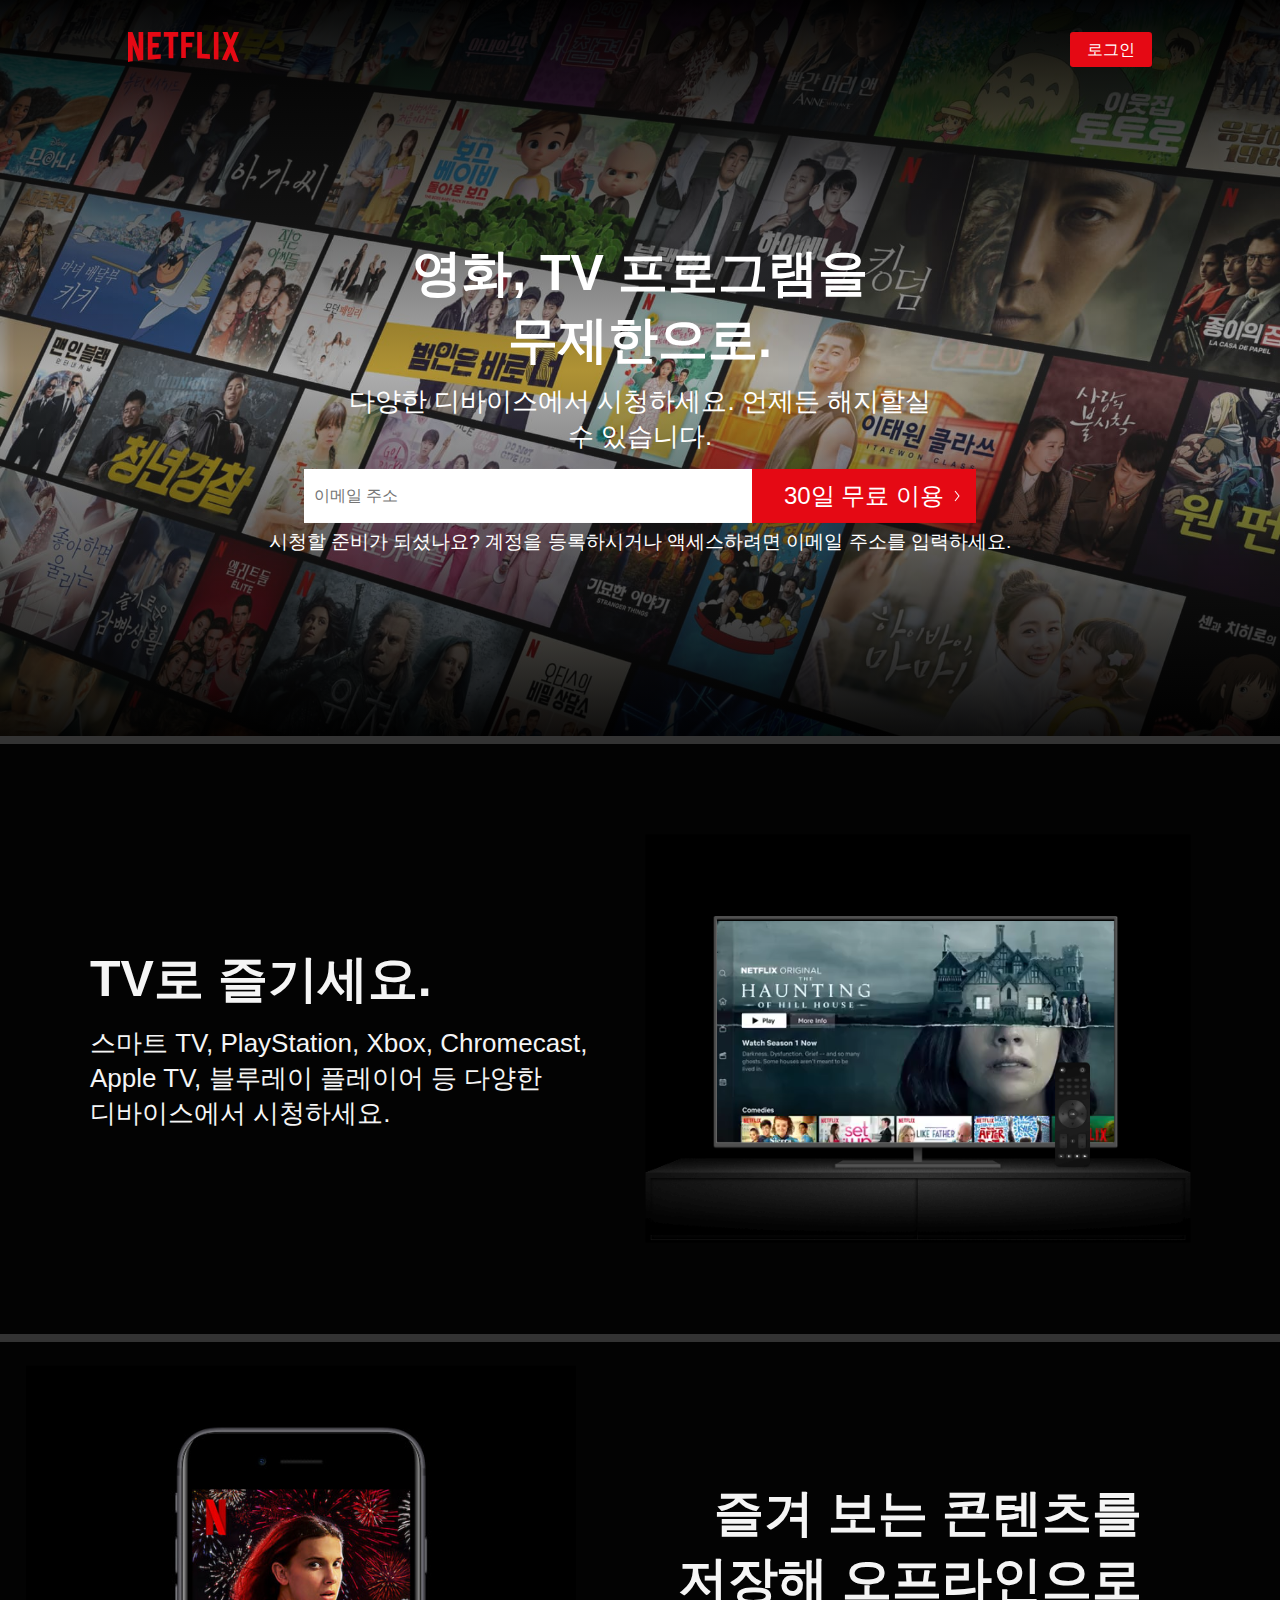
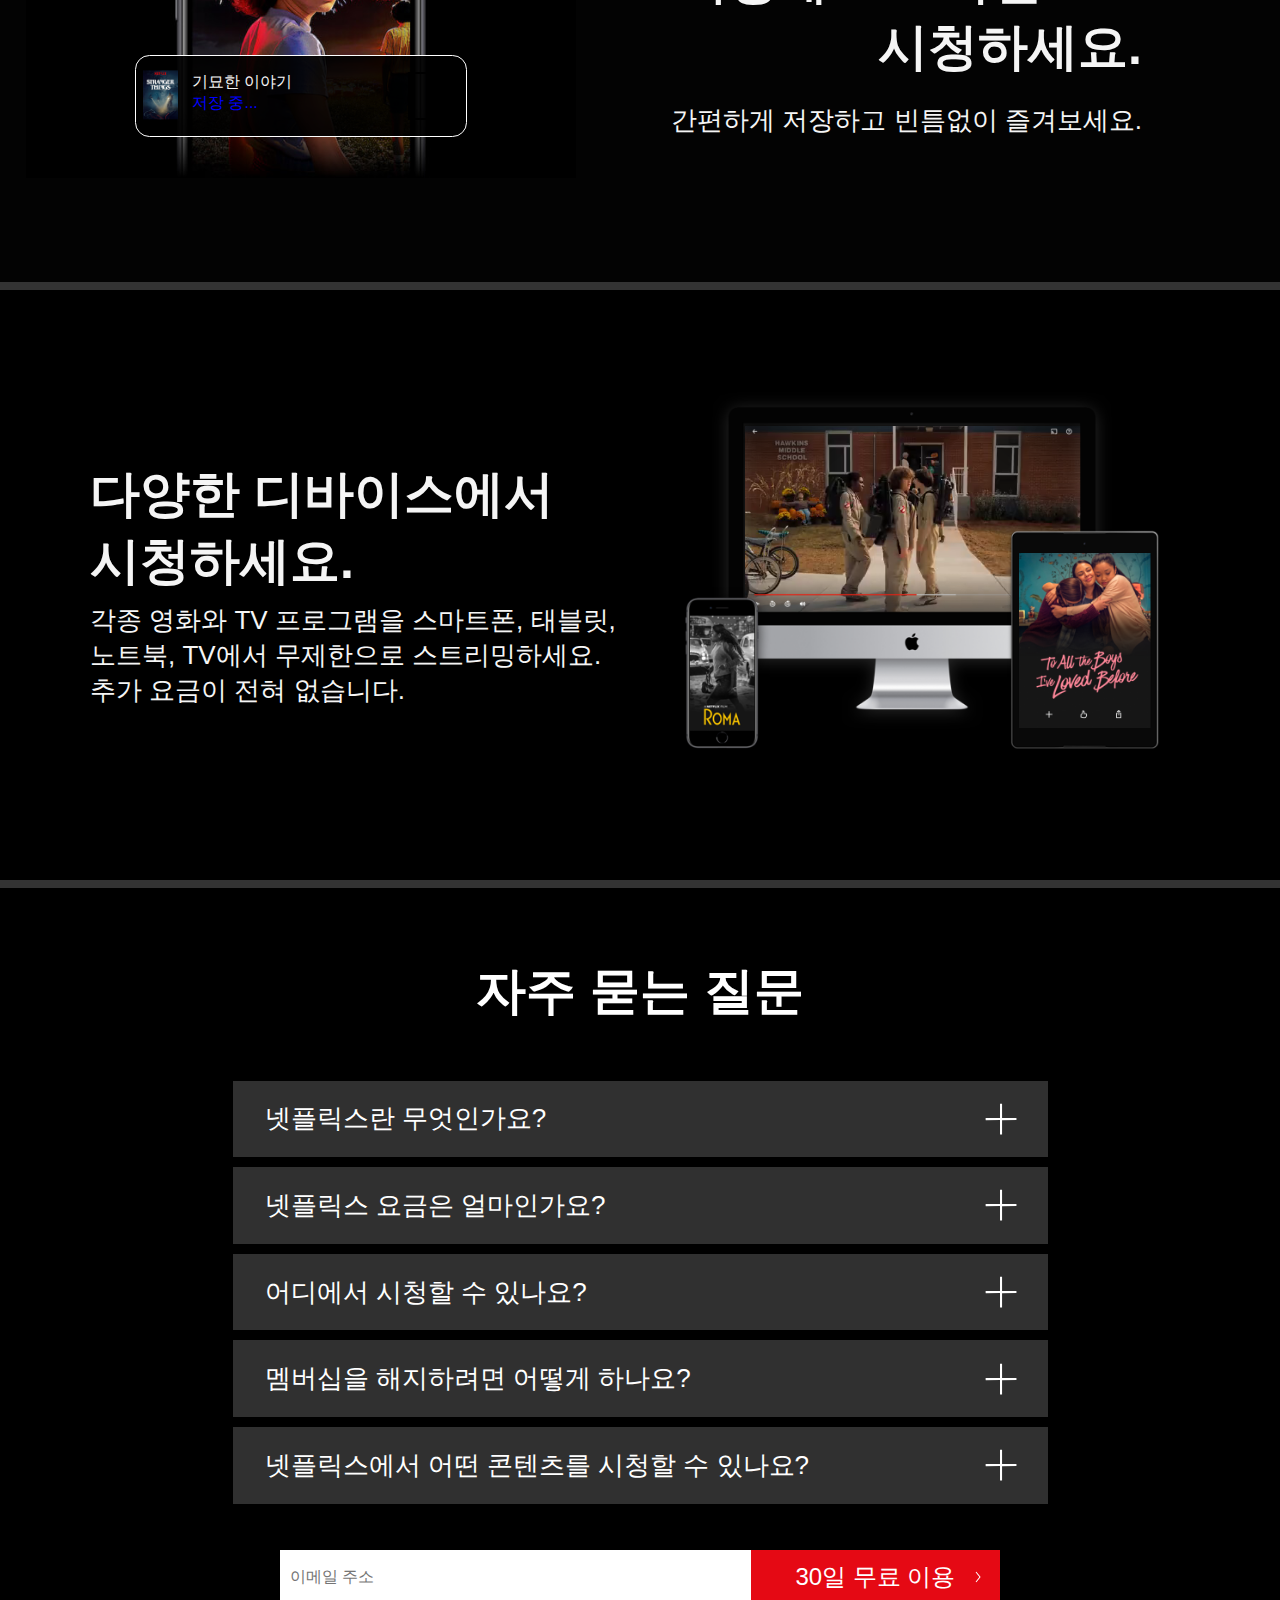
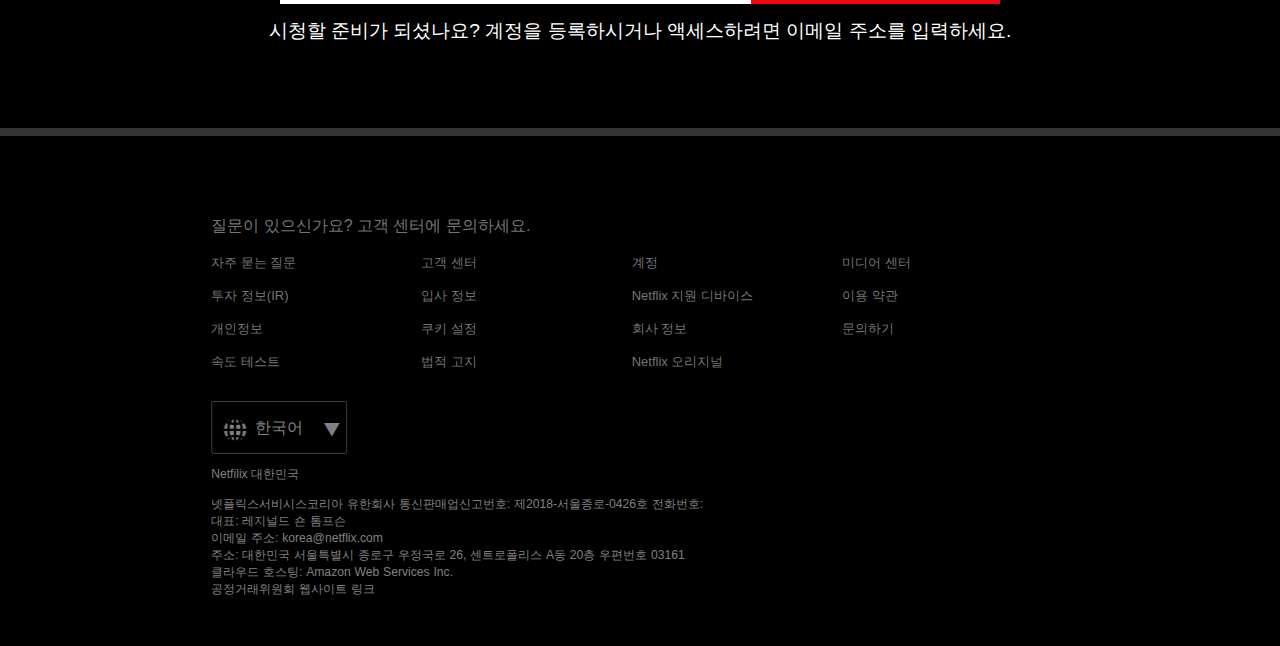
<file: index.html>
<!DOCTYPE html>
<html lang="en">
<head>
    <meta charset="UTF-8">
    <meta name="viewport" content="width=device-width, initial-scale=1.0">
    <link rel="stylesheet" href="style.css">
    <link rel="stylesheet" href="icofont/icofont.css">
    <link rel="stylesheet" href="fontello-446dfcdf/css/fontello.css">
    <link rel="shortcut icon" href="https://assets.nflxext.com/us/ffe/siteui/common/icons/nficon2016.ico">
    <title>Netflix 대한민국 - 인터넷으로 TV 프로그램과 영화를 시청하세요</title>
    <script src="index.js"></script>
</head>
<body>
    <section class = "section-one">
        <nav>
            <div class="svg-box">
                <svg class="svg-icon" focusable="false">
                    <g id="netflix">
                        <path d="M105.06233,14.2806261 L110.999156,30 C109.249227,29.7497422 107.500234,29.4366857 105.718437,29.1554972 L102.374168,20.4686475 L98.9371075,28.4375293 C97.2499766,28.1563408 95.5928391,28.061674 93.9057081,27.8432843 L99.9372012,14.0931671 L94.4680851,-5.68434189e-14 L99.5313525,-5.68434189e-14 L102.593495,7.87421502 L105.874965,-5.68434189e-14 L110.999156,-5.68434189e-14 L105.06233,14.2806261 Z M90.4686475,-5.68434189e-14 L85.8749649,-5.68434189e-14 L85.8749649,27.2499766 C87.3746368,27.3437061 88.9371075,27.4055675 90.4686475,27.5930265 L90.4686475,-5.68434189e-14 Z M81.9055207,26.93692 C77.7186241,26.6557316 73.5307901,26.4064111 69.250164,26.3117443 L69.250164,-5.68434189e-14 L73.9366389,-5.68434189e-14 L73.9366389,21.8745899 C76.6248008,21.9373887 79.3120255,22.1557784 81.9055207,22.2804387 L81.9055207,26.93692 Z M64.2496954,10.6561065 L64.2496954,15.3435186 L57.8442216,15.3435186 L57.8442216,25.9996251 L53.2186709,25.9996251 L53.2186709,-5.68434189e-14 L66.3436123,-5.68434189e-14 L66.3436123,4.68741213 L57.8442216,4.68741213 L57.8442216,10.6561065 L64.2496954,10.6561065 Z M45.3435186,4.68741213 L45.3435186,26.2498828 C43.7810479,26.2498828 42.1876465,26.2498828 40.6561065,26.3117443 L40.6561065,4.68741213 L35.8121661,4.68741213 L35.8121661,-5.68434189e-14 L50.2183897,-5.68434189e-14 L50.2183897,4.68741213 L45.3435186,4.68741213 Z M30.749836,15.5928391 C28.687787,15.5928391 26.2498828,15.5928391 24.4999531,15.6875059 L24.4999531,22.6562939 C27.2499766,22.4678976 30,22.2495079 32.7809542,22.1557784 L32.7809542,26.6557316 L19.812541,27.6876933 L19.812541,-5.68434189e-14 L32.7809542,-5.68434189e-14 L32.7809542,4.68741213 L24.4999531,4.68741213 L24.4999531,10.9991564 C26.3126816,10.9991564 29.0936358,10.9054269 30.749836,10.9054269 L30.749836,15.5928391 Z M4.78114163,12.9684132 L4.78114163,29.3429562 C3.09401069,29.5313525 1.59340144,29.7497422 0,30 L0,-5.68434189e-14 L4.4690224,-5.68434189e-14 L10.562377,17.0315868 L10.562377,-5.68434189e-14 L15.2497891,-5.68434189e-14 L15.2497891,28.061674 C13.5935889,28.3437998 11.906458,28.4375293 10.1246602,28.6868498 L4.78114163,12.9684132 Z" id="Fill-14"></path>
                    </g>
                </svg>
            </div>
            <div class="login-box">
                <a id = "login" href = "login.html">로그인</a>
            </div>
        </nav>
        <!-- 메인화면 구성 -->
        <div class = "section-one-main">
          <div class="main-text-container">
              <div class = "main-title">영화, TV 프로그램을 무제한으로.</div>            
              <div class="main-sub-title">다양한 디바이스에서 시청하세요. 언제든 해지할실 수 있습니다.</div>
              <div id="first-change">
                <form class="email-with-free">
                    <input type="text" placeholder="이메일 주소" name="name" id="email">
                    <button type="submit" name="submit" class="submit">
                        <span>30일 무료 이용</span>
                        <svg id="half-cross" width="10" height="12" xmlns="http://www.w3.org/2000/svg">
                            <path d="M.61 1.312l.78-.624L5.64 6l-4.25 5.312-.78-.624L4.36 6z" fill="white" fill-rule="evenodd"></path>
                        </svg>
                    </button>
                </form>
                <div class="watch-ready">시청할 준비가 되셨나요? 계정을 등록하시거나 액세스하려면 이메일 주소를 입력하세요.</div>
              </div>
          </div>
          <div class="main-image-container">
              <div class="main-image-gradient"></div>
              <img src="img/KR-ko-20200302-popsignuptwoweeks-perspective_alpha_website_large.jpg">
          </div>
        </div>
    </section>
    <section class = "section-two">
        <div class = "section-two-main">
            <div class="section-two-text">
                <div class="watch-tv">TV로 즐기세요.</div>
                <div class="watch-tv-sub">스마트 TV, PlayStation, Xbox, Chromecast, Apple TV, 블루레이 플레이어 등 다양한 디바이스에서 시청하세요.</div>
            </div>
            <div class="tv">
                <img src="img/tv.png">
                <div class="tv-videobox">
                  <video class="tv-video" autoplay="" playsinline="" muted="" loop="">
                    <source src="vid/video-tv.m4v" type="video/mp4">
                  </video>
                </div>
            </div>
        </div>
    </section>
    <section class="section-three">

        <div class="section-three-main">
            <div class="section-three-text">
                <div class="watch-offline">즐겨 보는 콘텐츠를 저장해 오프라인으로 시청하세요.</div>
                <div class="watch-offline-sub">간편하게 저장하고 빈틈없이 즐겨보세요.</div>
            </div>
            <div class="mobile-container">
                <img src="img/mobile-0819.jpg">
                <div class="mobile-do">
                    <div class="mobile-image">
                        <img src="img/boxshot.png">
                    </div>
                    <div class="mobile-text">
                        <div class="story">기묘한 이야기
                          <div class="saving">저장 중...</div>
                        </div>
                    </div>
                </div>
            </div>
        </div>


    </section>
    <section class="section-four">
        <div class = "section-four-main">
            <div class="section-four-text">
                <div class="watch-device">다양한 디바이스에서 시청하세요.</div>
                <div class="watch-device-sub">각종 영화와 TV 프로그램을 스마트폰, 태블릿, 노트북, TV에서 무제한으로 스트리밍하세요. 추가 요금이 전혀 없습니다.</div>
            </div>
            <div class="watch-device-image">
              <div class="watch-device-video">
                <video class="dv-video" autoplay="" playsinline="" muted="" loop="">
                  <source src="vid/video-devices.m4v" type="video/mp4">
                </video>
              </div>
              <img src="img/device-pile.png">
            </div>
        </div>

    </section>
    <section class="section-five">
        <div class = "section-five-main">
            <h1>자주 묻는 질문</h1>
            <ul>
                <li>
                    <button type="button" class="list btn">
                        <div>넷플릭스란 무엇인가요?</div>
                        <svg class="svg1" viewBox="0 0  26 26">
                            <path d="M10.5 9.3L1.8 0.5 0.5 1.8 9.3 10.5 0.5 19.3 1.8 20.5 10.5 11.8 19.3 20.5 20.5 19.3 11.8 10.5 20.5 1.8 19.3 0.5 10.5 9.3Z"></path>
                        </svg>
                    </button>
                    <div class="open">
                        <span>
                            넷플릭스는 각종 수상 경력에 빛나는 TV 프로그램, 영화, 애니메이션, 다큐멘터리 등 다양한 콘텐츠를 인터넷 연결이 가능한 수천 종의 디바이스에서 시청할 수 있는 스트리밍 서비스입니다.
                            <br>
                            <br>
                            저렴한 월 요금으로 일체의 광고 없이 원하는 시간에 원하는 만큼 즐길 수 있습니다. 무궁무진한 콘텐츠가 준비되어 있으며 매주 새로운 TV 프로그램과 영화가 제공됩니다.
                        </span>
                    </div>
                </li>
                <li>
                    <button type="button" class="list btn">
                        <div>넷플릭스 요금은 얼마인가요?</div>
                        <svg class="svg2" viewBox="0 0 26 26">
                            <path d="M10.5 9.3L1.8 0.5 0.5 1.8 9.3 10.5 0.5 19.3 1.8 20.5 10.5 11.8 19.3 20.5 20.5 19.3 11.8 10.5 20.5 1.8 19.3 0.5 10.5 9.3Z"></path>
                        </svg>
                    </button>
                    <div class="open">
                        <span>스마트폰, 태블릿, 스마트 TV, 노트북, 스트리밍 디바이스 등 다양한 디바이스에서 저렴한 월정액 요금 하나로 넷플릭스를 시청하세요. 멤버십 요금은 월 9,500원부터 다양합니다. 추가 비용이나 약정이 없습니다.</span>
                    </div>
                </li>
                <li>
                    <button type="button" class="list btn">
                        <div>어디에서 시청할 수 있나요?</div>
                        <svg class="svg3" viewBox="0 0  26 26">
                            <path d="M10.5 9.3L1.8 0.5 0.5 1.8 9.3 10.5 0.5 19.3 1.8 20.5 10.5 11.8 19.3 20.5 20.5 19.3 11.8 10.5 20.5 1.8 19.3 0.5 10.5 9.3Z"></path>
                        </svg>
                    </button>
                    <div class="open">
                        <span>다양한 디바이스에서 언제 어디서나 시청할 수 있습니다. 넷플릭스 계정으로 로그인하면 PC에서 netflix.com을 통해 바로 시청할 수 있으며, 인터넷이 연결되어 있고 넷플릭스 앱을 지원하는 디바이스(스마트 TV, 스마트폰, 태블릿, 스트리밍 미디어 플레이어, 게임 콘솔 등)에서도 언제든지 시청할 수 있습니다.
                            <br>
                            <br>
                            iOS, Android, Windows 10용 앱에서는 좋아하는 프로그램을 저장할 수도 있습니다. 저장 기능을 이용해 이동 중이나 인터넷에 연결할 수 없는 곳에서도 시청하세요. 넷플릭스는 어디서든 함께니까요.</span>
                    </div>
                </li>
                <li>
                    <button type="button" class="list btn">
                        <div>멤버십을 해지하려면 어떻게 하나요?</div>
                        <svg class="svg4" viewBox="0 0  26 26">
                            <path d="M10.5 9.3L1.8 0.5 0.5 1.8 9.3 10.5 0.5 19.3 1.8 20.5 10.5 11.8 19.3 20.5 20.5 19.3 11.8 10.5 20.5 1.8 19.3 0.5 10.5 9.3Z"></path>
                        </svg>
                    </button>
                    <div class="open">
                        <span>
                            넷플릭스는 부담 없이 간편합니다. 성가신 계약도, 약정도 없으니까요. 멤버십 해지도 온라인에서 클릭 두 번이면 완료할 수 있습니다. 해지 수수료도 없으니 원할 때 언제든 계정을 시작하거나 종료하세요.
                        </span>
                    </div>
                </li>
                <li>
                    <button type="button" class="list btn">
                        <div>넷플릭스에서 어떤 콘텐츠를 시청할 수 있나요?</div>
                        <svg class="svg5" viewBox="0 0  26 26">
                            <path d="M10.5 9.3L1.8 0.5 0.5 1.8 9.3 10.5 0.5 19.3 1.8 20.5 10.5 11.8 19.3 20.5 20.5 19.3 11.8 10.5 20.5 1.8 19.3 0.5 10.5 9.3Z"></path>
                        </svg>
                    </button>
                    <div class="open">
                        <span>
                            넷플릭스는 장편 영화, 다큐멘터리, TV 프로그램, 애니메이션, 각종 상을 수상한 넷플릭스 오리지널 등 수많은 콘텐츠를 확보하고 있습니다. 마음에 드는 콘텐츠를 원하는 시간에 원하는 만큼 시청하세요.
                        </span>
                    </div>
                </li>
            </ul>
            <div id="second-change">
              <form class="email-with-free two">
                <input type="text" placeholder="이메일 주소" id="email2">
                <button type="button" class="submit2">
                    <span>30일 무료 이용</span>
                    <svg id="half-cross2" width="10" height="12" xmlns="http://www.w3.org/2000/svg">
                        <path d="M.61 1.312l.78-.624L5.64 6l-4.25 5.312-.78-.624L4.36 6z" fill="white" fill-rule="evenodd"></path>
                    </svg>
                </button>
              </form>
              <div class="watch-ready two">시청할 준비가 되셨나요? 계정을 등록하시거나 액세스하려면 이메일 주소를 입력하세요.</div>
            </div>
        </div>
    </section>
    
    
    
    <section class="section-six">
        <div class="section-six-main">
            <a href="#" id="qna">질문이 있으신가요? 고객 센터에 문의하세요.</a>
            <ul>
                <li class="footer-items"><a href="#">자주 묻는 질문</a></li>
                <li class="footer-items"><a href="#">고객 센터</a></li>
                <li class="footer-items"><a href="#">계정</a></li>
                <li class="footer-items"><a href="#">미디어 센터</a></li>
                <li class="footer-items"><a href="#">투자 정보(IR)</a></li>
                <li class="footer-items"><a href="#">입사 정보</a></li>
                <li class="footer-items"><a href="#">Netflix 지원 디바이스</a></li>
                <li class="footer-items"><a href="#">이용 약관</a></li>
                <li class="footer-items"><a href="#">개인정보</a></li>
                <li class="footer-items"><a href="#">쿠키 설정</a></li>
                <li class="footer-items"><a href="#">회사 정보</a></li>
                <li class="footer-items"><a href="#">문의하기</a></li>
                <li class="footer-items"><a href="#">속도 테스트</a></li>
                <li class="footer-items"><a href="#">법적 고지</a></li>
                <li class="footer-items"><a href="#">Netflix 오리지널</a></li>
            </ul>
            <div class="select-container">
                <select id="language">
                  <option value="korean">한국어</option>
                  <option value="english">English</option>
                </select>
            </div>
            <p class="country">Netfilix 대한민국</p>

            <div class="copy-text">
                <div class="copy-text-block">넷플릭스서비시스코리아 유한회사 통신판매업신고번호: 제2018-서울종로-0426호 전화번호:</div>
                <div class="copy-text-block">대표: 레지널드 숀 톰프슨</div>
                <div class="copy-text-block">이메일 주소: korea@netflix.com</div>
                <div class="copy-text-block">주소: 대한민국 서울특별시 종로구 우정국로 26, 센트로폴리스 A동 20층 우편번호 03161</div>
                <div class="copy-text-block">클라우드 호스팅: Amazon Web Services Inc.</div>
                <a href="#">공정거래위원회 웹사이트 링크</a>
            </div>

        </div>
    </section>



</body>
</html>
</file>
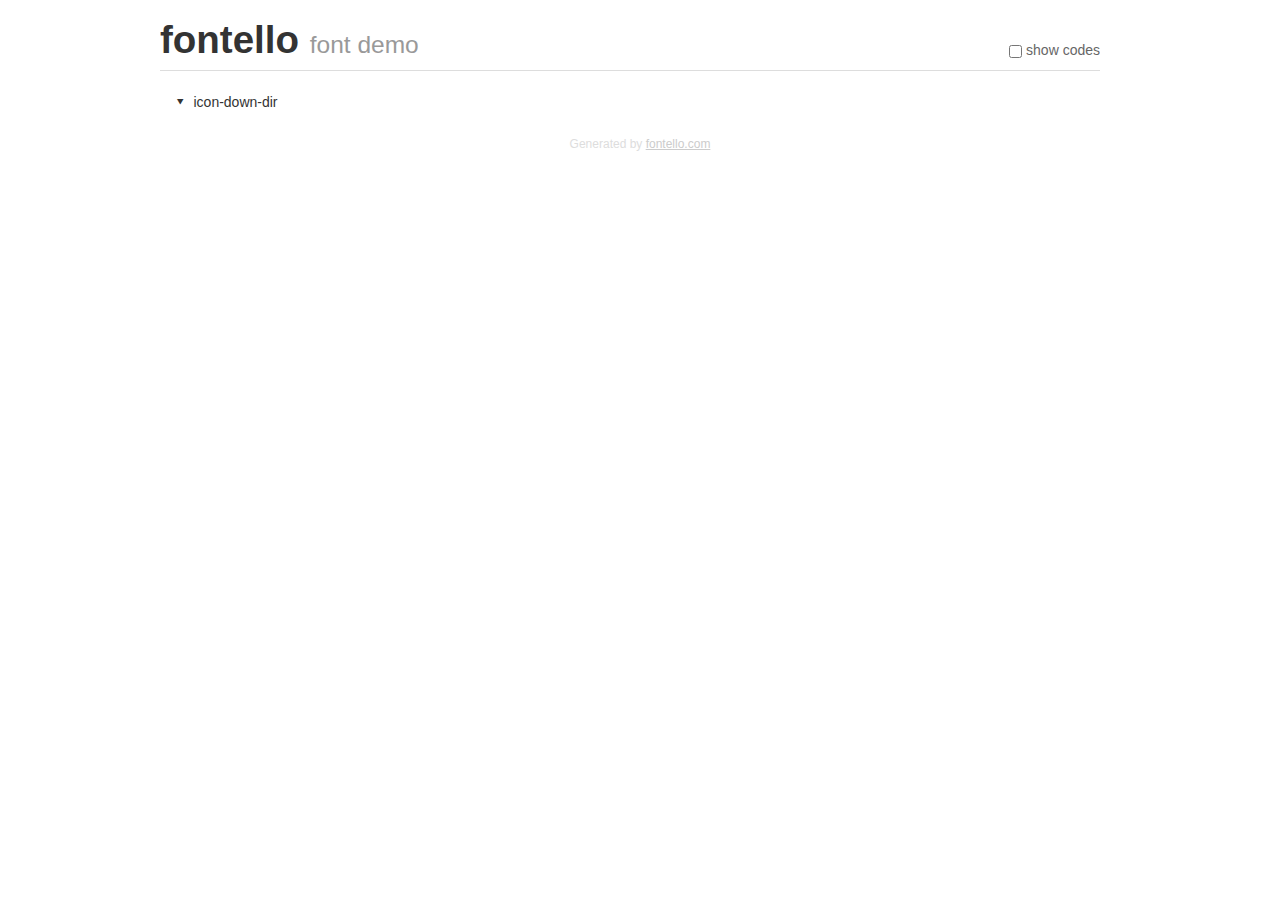
<file: fontello-446dfcdf/demo.html>
<!DOCTYPE html>
<html>
  <head><!--[if lt IE 9]><script language="javascript" type="text/javascript" src="//html5shim.googlecode.com/svn/trunk/html5.js"></script><![endif]-->
    <meta charset="UTF-8"><style>/*
 * Bootstrap v2.2.1
 *
 * Copyright 2012 Twitter, Inc
 * Licensed under the Apache License v2.0
 * http://www.apache.org/licenses/LICENSE-2.0
 *
 * Designed and built with all the love in the world @twitter by @mdo and @fat.
 */
.clearfix {
  *zoom: 1;
}
.clearfix:before,
.clearfix:after {
  display: table;
  content: "";
  line-height: 0;
}
.clearfix:after {
  clear: both;
}
html {
  font-size: 100%;
  -webkit-text-size-adjust: 100%;
  -ms-text-size-adjust: 100%;
}
a:focus {
  outline: thin dotted #333;
  outline: 5px auto -webkit-focus-ring-color;
  outline-offset: -2px;
}
a:hover,
a:active {
  outline: 0;
}
button,
input,
select,
textarea {
  margin: 0;
  font-size: 100%;
  vertical-align: middle;
}
button,
input {
  *overflow: visible;
  line-height: normal;
}
button::-moz-focus-inner,
input::-moz-focus-inner {
  padding: 0;
  border: 0;
}
body {
  margin: 0;
  font-family: "Helvetica Neue", Helvetica, Arial, sans-serif;
  font-size: 14px;
  line-height: 20px;
  color: #333;
  background-color: #fff;
}
a {
  color: #08c;
  text-decoration: none;
}
a:hover {
  color: #005580;
  text-decoration: underline;
}
.row {
  margin-left: -20px;
  *zoom: 1;
}
.row:before,
.row:after {
  display: table;
  content: "";
  line-height: 0;
}
.row:after {
  clear: both;
}
[class*="span"] {
  float: left;
  min-height: 1px;
  margin-left: 20px;
}
.container,
.navbar-static-top .container,
.navbar-fixed-top .container,
.navbar-fixed-bottom .container {
  width: 940px;
}
.span12 {
  width: 940px;
}
.span11 {
  width: 860px;
}
.span10 {
  width: 780px;
}
.span9 {
  width: 700px;
}
.span8 {
  width: 620px;
}
.span7 {
  width: 540px;
}
.span6 {
  width: 460px;
}
.span5 {
  width: 380px;
}
.span4 {
  width: 300px;
}
.span3 {
  width: 220px;
}
.span2 {
  width: 140px;
}
.span1 {
  width: 60px;
}
[class*="span"].pull-right,
.row-fluid [class*="span"].pull-right {
  float: right;
}
.container {
  margin-right: auto;
  margin-left: auto;
  *zoom: 1;
}
.container:before,
.container:after {
  display: table;
  content: "";
  line-height: 0;
}
.container:after {
  clear: both;
}
p {
  margin: 0 0 10px;
}
.lead {
  margin-bottom: 20px;
  font-size: 21px;
  font-weight: 200;
  line-height: 30px;
}
small {
  font-size: 85%;
}
h1 {
  margin: 10px 0;
  font-family: inherit;
  font-weight: bold;
  line-height: 20px;
  color: inherit;
  text-rendering: optimizelegibility;
}
h1 small {
  font-weight: normal;
  line-height: 1;
  color: #999;
}
h1 {
  line-height: 40px;
}
h1 {
  font-size: 38.5px;
}
h1 small {
  font-size: 24.5px;
}
body {
  margin-top: 90px;
}
.header {
  position: fixed;
  top: 0;
  left: 50%;
  margin-left: -480px;
  background-color: #fff;
  border-bottom: 1px solid #ddd;
  padding-top: 10px;
  z-index: 10;
}
.footer {
  color: #ddd;
  font-size: 12px;
  text-align: center;
  margin-top: 20px;
}
.footer a {
  color: #ccc;
  text-decoration: underline;
}
.the-icons {
  font-size: 14px;
  line-height: 24px;
}
.switch {
  position: absolute;
  right: 0;
  bottom: 10px;
  color: #666;
}
.switch input {
  margin-right: 0.3em;
}
.codesOn .i-name {
  display: none;
}
.codesOn .i-code {
  display: inline;
}
.i-code {
  display: none;
}
@font-face {
      font-family: 'fontello';
      src: url('./font/fontello.eot?21105635');
      src: url('./font/fontello.eot?21105635#iefix') format('embedded-opentype'),
           url('./font/fontello.woff?21105635') format('woff'),
           url('./font/fontello.ttf?21105635') format('truetype'),
           url('./font/fontello.svg?21105635#fontello') format('svg');
      font-weight: normal;
      font-style: normal;
    }
     
     
    .demo-icon
    {
      font-family: "fontello";
      font-style: normal;
      font-weight: normal;
      speak: none;
     
      display: inline-block;
      text-decoration: inherit;
      width: 1em;
      margin-right: .2em;
      text-align: center;
      /* opacity: .8; */
     
      /* For safety - reset parent styles, that can break glyph codes*/
      font-variant: normal;
      text-transform: none;
     
      /* fix buttons height, for twitter bootstrap */
      line-height: 1em;
     
      /* Animation center compensation - margins should be symmetric */
      /* remove if not needed */
      margin-left: .2em;
     
      /* You can be more comfortable with increased icons size */
      /* font-size: 120%; */
     
      /* Font smoothing. That was taken from TWBS */
      -webkit-font-smoothing: antialiased;
      -moz-osx-font-smoothing: grayscale;
     
      /* Uncomment for 3D effect */
      /* text-shadow: 1px 1px 1px rgba(127, 127, 127, 0.3); */
    }
     </style>
    <link rel="stylesheet" href="css/animation.css"><!--[if IE 7]><link rel="stylesheet" href="css/" + font.fontname + "-ie7.css"><![endif]-->
    <script>
      function toggleCodes(on) {
        var obj = document.getElementById('icons');
      
        if (on) {
          obj.className += ' codesOn';
        } else {
          obj.className = obj.className.replace(' codesOn', '');
        }
      }
      
    </script>
  </head>
  <body>
    <div class="container header">
      <h1>fontello <small>font demo</small></h1>
      <label class="switch">
        <input type="checkbox" onclick="toggleCodes(this.checked)">show codes
      </label>
    </div>
    <div class="container" id="icons">
      <div class="row">
        <div class="the-icons span3" title="Code: 0xe800"><i class="demo-icon icon-down-dir">&#xe800;</i> <span class="i-name">icon-down-dir</span><span class="i-code">0xe800</span></div>
      </div>
    </div>
    <div class="container footer">Generated by <a href="http://fontello.com">fontello.com</a></div>
  </body>
</html>
</file>
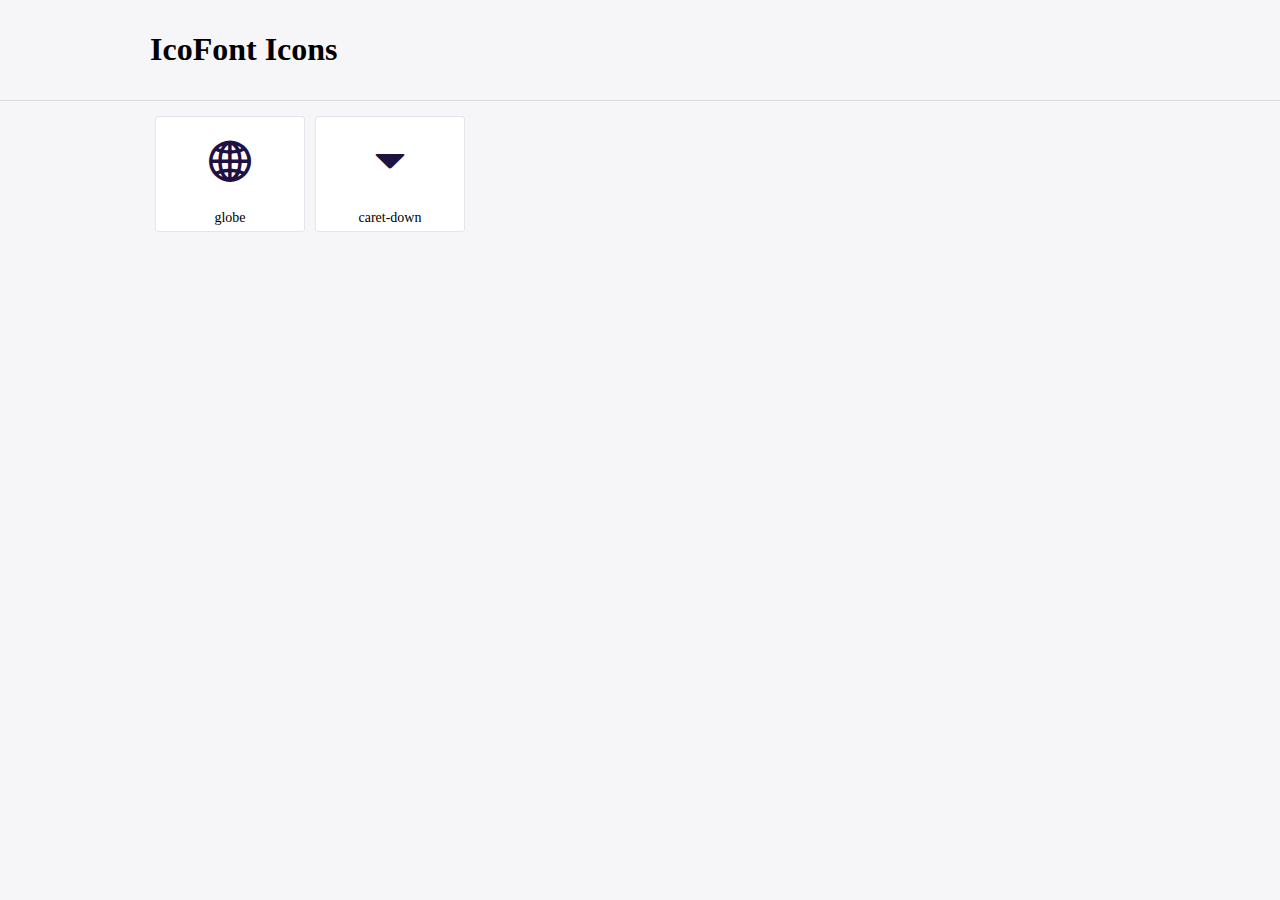
<file: icofont/demo.html>
<!DOCTYPE html>
	<html>
	<head>
		<meta charset="utf-8">
		<title>Examples | IcoFont</title>
		<link rel="stylesheet" type="text/css" href="./icofont.min.css">
		<style type="text/css">
			body {
				margin: 0;
				padding: 0;
				background: #F6F6F9;
			}
			.header {
				border-bottom: 1px solid #DCDCE1;
				padding: 10px 0;
				margin-bottom: 10px;
			}
			.container {
				width: 980px;
				margin: 0 auto;
			}
			.ico-title {
				font-size: 2em;
			}
			.iconlist {
				margin: 0;
				padding: 0;
				list-style: none;
				text-align: center;
				width: 100%;
				display: flex;
				flex-wrap: wrap;
				flex-direction: row;
			}
			.iconlist li {
				position: relative;
				margin: 5px;
				width: 150px;
				cursor: pointer;
			}
			.iconlist li .icon-holder {
				position: relative;
				text-align: center;
				border-radius: 3px;
				overflow: hidden;
				padding-bottom: 5px;
				background: #ffffff;
				border: 1px solid #E4E5EA;
				transition: all 0.2s linear 0s;
			}
			.iconlist li .icon-holder:hover {
				background: #00C3DA;
				color: #ffffff;
			}
			.iconlist li .icon-holder:hover .icon i {
				color: #ffffff;
			}
			.iconlist li .icon-holder .icon {
				padding: 20px;
				text-align: center;
			}
			.iconlist li .icon-holder .icon i {
				font-size: 3em;
				color: #1F1142;
			}
			.iconlist li .icon-holder span {
				font-size: 14px;
				display: block;
				margin-top: 5px;
				border-radius: 3px;
			}
		</style>
	</head>
	<body>
	<div class="header">
		<div class="container">
			<h1 class="ico-title"> IcoFont Icons </h1>
		</div>
	</div>
	<div class="container">
		<ul class="iconlist">
		
		<li>
			<div class="icon-holder">
				<div class="icon"> 
					<i class="icofont-globe"></i>
				</div> 
				<span> globe </span>
			</div>
		</li>
		
		<li>
			<div class="icon-holder">
				<div class="icon"> 
					<i class="icofont-caret-down"></i>
				</div> 
				<span> caret-down </span>
			</div>
		</li>
		
		</ul>
	</div>	
	</body>
	</html>
</file>
<file: style.css>
@import url("font.css");

body, html {
    margin: 0;
    padding: 0;
    font-family: 'Netflix Sans', 'Helvetica Neue', Helvetica, Arial, sans-serif;
    -webkit-font-smoothing:antialiased;
}
section{
  margin:0;
  width:100%;
}



.section-one{
    width:100%;
    overflow: hidden;
    position: relative;
    border-bottom:0.5rem solid rgb(51, 51, 51)
}
#netflix{
    fill: #e50914;
}
.login-box{
    background-color: #e50914;
    border-radius: 0.2rem;
    color:white;
    height:1.313rem;
    width:3rem;
    padding: 7px 17px;
    position: relative;
    cursor: pointer;
}
.login-box a{
    top: 50%;
    left: 50%;
    position: absolute;
    transform:translate(-50%, -50%);
    color: white;
    text-decoration: none;
    white-space: nowrap;
}

.section-one nav{
  width:80%;
  display:flex;
  position: absolute;
  justify-content:  space-between;
  padding: 2rem 0 2rem 0;
  z-index: 1;
  left:50%;
  transform: translateX(-50%);
}
.section-one-main{
  width:100%;
  height: 100%;
}



.main-image-container{
  position: absolute;  
  width: 100%;
}
.main-image-gradient{
    position: absolute;
    content:'';
    width:100%;
    height:100%;
    background: linear-gradient(to top, rgba(0, 0, 0, 0.931), rgba(121, 121, 121, 0.239), rgba(0, 0, 0, 0.965));
}
.main-image-container img{
  width: 100%;
}
.main-text-container{
  position: absolute;
  text-align: center;
  color:white;
  z-index: 1;
  top:55%;
  left:50%;
  transform: translate(-50%, -50%);
  word-break: keep-all;
}

.main-title{
    font-size: 3rem;
    word-break: keep-all;
    font-weight: bold;
    font-family: 'Netflix Sans', 'Helvetica Neue', Helvetica, Arial, sans-serif;
}
.main-sub-title{
    font-size: 1.8rem;
    word-break: keep-all;
    padding:10px 0;
}
.email-with-free{
    width:50rem;
    display:flex;
    flex-flow: row;
    justify-content: center;
    margin:5px auto;
    white-space: nowrap;
    
}
#email{
    height:3.4rem;
    width:28rem;
    margin: 0;
    border:0;
    padding:0 0 0 10px;
    box-sizing: border-box;
}
.submit{
    height:3.4rem;
    width:14rem;
    margin: 0;
    padding:0;
    border:none;
    position: relative;
    background-color: #e50914;
    color:white;
    font-size: 1.2rem;
    white-space: nowrap;
    cursor: pointer;
}
.submit span{
  position: absolute;
  left:50%;
  top:50%;
  transform: translate(-50%, -50%);    
}
#half-cross{
  left:81%;
  top:50%;
  transform: translateY(-50%);
  position: absolute;
}
#half-cross path{
  position: relative;
  top:50%;
  left:50%;
  transform: translateY(-50%, -50%);
}
.watch-ready{
  padding:0.08rem 0 0.9rem 0;
  color: white;
  font-size: 1.2rem;
}






@media only screen and (min-width: 1450px){
  .section-one{
    height: 785.594px;
  }
  .main-title{
    font-size: 64px;
    width:80%;
    margin: 0 auto;
  }
  .main-sub-title{
    font-size: 1.5rem;
    width:75%;
    margin: 0 auto;
  }
  .watch-ready{
    font-size: 1.1rem;
  }
}
@media only screen and (min-width: 950px) and (max-width:1449px){
  .section-one{
    height:735.594px;
  }
  .main-image-container img{
    height:735.594px;
  }
  .main-title{
    font-size: 50px;
    width:65%;
    margin: 0 auto;
  }
  .main-sub-title{
    font-size: 26px;
    width:75%;
    margin: 0 auto;
  }
  .submit{
    font-size: 24px;
  }
  #half-cross{
    left:90%;
  }
  #email{
    font-size: 16px;
  }
  .watch-ready{
    font-size: 19.2px;
  }
}
@media only screen and (max-width: 949px) and (min-width: 740px){
  .section-one{
    height: 798px;
  }
  .main-title{
    font-size: 3.125rem;
    width:80%;
    margin: 0 auto;
  }
  .main-sub-title{
    font-size: 1.625rem;
    width:75%;
    margin: 0 auto;
  } 
}
@media only screen and (max-width: 949px){
  .main-image-container{
    position: relative;  
    height: 100%;
    width:100%;
  }
  .main-image-gradient{
      position: absolute;
      content:'';
      height:100%;
      z-index: 4;
      background: linear-gradient(to top, rgba(0, 0, 0, 0.931), rgba(121, 121, 121, 0.239), rgba(0, 0, 0, 0.965));
  }
  .section-one nav{
    z-index: 5;
  }
  .main-text-container{
    z-index:6;
  }
  .main-image-container img{
    position: absolute;
    left:50%;
    transform: translateX(-50%);
    height: 100%;
    width:initial;
  }
  .email-with-free{
    display:block;
    margin:5px auto;
    font-size: 1rem;
    white-space: nowrap;
  }
  .submit{
    display:block;
    margin-left: auto;
    margin-right: auto;
    margin-top: 1rem;
  }
  #first-change{
    display:flex;
    flex-direction: column-reverse;
  }
  .watch-ready{
    padding:0.08rem 6rem 0.9rem 6rem;
    margin:0 auto;
    color: white;
    font-size: 1.4375rem;
  }
}
@media only screen and (min-width: 550px) and (max-width: 739px){
  .section-one{
    height:774px;
  }
  .main-text-container{
    width:90%;
  }
  .email-with-free{
    width:100%;
    max-width: 50rem;
    margin:5px auto;
    font-size: 1rem;
    white-space: nowrap;
  }
  .main-title{
    font-size: 3.125rem;
  }
  .main-sub-title{
    font-size: 1.625rem;
  } 
  .watch-ready{
    font-size: 1.125rem;
    padding:0 3rem;
  }
}
@media only screen and (max-width: 600px){
  .watch-ready{
    font-size: 1.125rem;
    padding:0 1rem;
  }
}
@media only screen and (min-width: 488px) and (max-width: 549px){
  .section-one{
    height: 511px;
  }

  .main-text-container{
    width:90%;
  }
  .login-box{
    padding: 4px 8px;
    font-size: 0.9rem;
    width:2.7rem;
  }
  .main-title{
    font-size:1.75rem;
    margin:0 auto;
    width:80%;
  }
  .main-sub-title{
    font-size: 1.125rem;
  }
  .watch-ready{
    font-size: 1.125rem;
  }
  .email-with-free{
    width:100%;
    margin:0;
    margin-top: 1rem;
  }
  #email{
    width:100%;
    box-sizing: border-box;
  }
}
@media only screen and (min-width: 455px) and (max-width: 487px){
  .section-one{
    height:536px;
  }
  .main-text-container{
    width:80%;
  }
  .login-box{
    padding: 4px 8px;
    font-size: 0.9rem;
    width:2.7rem;
  }
  .main-title{
    font-size:1.75rem;
  }
  .main-sub-title{
    font-size: 1.125rem;
  }
  .watch-ready{
    font-size: 16px;
  }
  .email-with-free{
    width:100%;
    margin:0;
  }
  #email{
    width:100%;
    box-sizing: border-box;
  }
}
@media only screen and (min-width: 400px) and (max-width:454px){
  .section-one{
    height:573px;
  }
  .main-text-container{
    width:90%;
  }
  .svg-box{
    width:112px;
    height:30px;
  }
  .login-box{
    padding: 4px 8px;
    font-size: 0.9rem;
    width:2.7rem;
  }
  .main-title{
    font-size:1.75rem;
  }
  .main-sub-title{
    font-size: 1.125rem;
  }
  .watch-ready{
    font-size: 16px;
  }
  .email-with-free{
    width:100%;
    margin:0;
    margin-top: 1rem;
  }
  #email{
    width:100%;
    box-sizing: border-box;
  }
}
@media only screen and (max-width:399px){
  .section-one{
    height:543px;
  }
  .main-text-container{
    width:90%;
  }
  .main-title{
    font-size: 28px;
  }
  .svg-box{
    width:112px;
    height:30px;
  }
  .login-box{
    padding: 4px 8px;
    font-size: 0.9rem;
    width:2.7rem;
  }
  .main-title{
    font-size:28px;
  }
  .main-sub-title{
    font-size: 16px;
  }
  .watch-ready{
    font-size: 15px;
  }
  .email-with-free{
    width:100%;
    margin:0;
    margin-top: 1rem;
  }
  #email{
    width:100%;
    box-sizing: border-box;
  }
}











/*section2*/
.section-two{
  background-color: rgb(3, 3, 3);
  border-bottom:0.5rem solid rgb(51, 51, 51);
  height:686px;
  padding:70px 45px;
  box-sizing: border-box;/*중요!!!!!!!!!!!!!!!!!!!!!!!!!*/
  position: relative;
}
.section-two-main{
    position: absolute;
    width:calc(100% - 90px);
    height: calc(100% - 140px);
}
.section-two-text{
    color:whitesmoke;
    text-align: center;
    width:100%;
    margin-right:10px;
    z-index:20;
    position: absolute;
    word-wrap: break-word;
    word-break: keep-all;
}
.watch-tv{
    margin-bottom: 0.2rem;
    font-size: 40px;
    font-weight: bold;
    font-family: 'Netflix Sans', 'Helvetica Neue', Helvetica, Arial, sans-serif;
}
.watch-tv-sub{
    margin-top:0.6rem;
    font-size: 1.1rem;
    font-family: 'Netflix Sans', 'Helvetica Neue', Helvetica, Arial, sans-serif;

}


.tv{
  width: 100%;
  max-width: 600px;
  height: 60%;
  max-height: 450px;
  position: absolute;
  left:50%;
  bottom:70px;
  transform: translateX(-50%);
}

.tv img{
  position: absolute;
  width: 100%;
  height:auto;
  
  top:50%;
  left:50%;
  z-index: 10;
  transform: translate(-50%, -50%);
}
.tv-videobox{
  position: absolute;
  top:50%;
  left:50%;
  transform: translate(-50%, -50%);
  width:76%;
  height: auto;
}
.tv-video{
  width:100%;
  height:100%;
}

@media only screen and (min-width:950px){
  .section-two{
    padding:70px 45px;
    height: auto;
  }
  .section-two-main{
    display: flex;
    position: relative;
    left:50%;
    transform: translateX(-50%);
    width:calc(100% - 90px);
    max-width: 1100px;
    height: calc(100% - 140px);
    flex-direction: row;
  }
  .section-two-text{
    position: relative;
    display: flex;
    justify-content: center;
    flex-direction: column;
    height:450px;
    text-align: left;
  }
  .watch-tv{
    font-size: 50px;
  }
  .watch-tv-sub{
    font-size: 26px;
  }
  .tv{
    position: static;
    width: 100%;
    max-width: 600px;
    height: auto;
    max-height: 450px;
    left:0px;
    bottom:70px;  
    transform: translateX(0%);
  }
}




@media only screen and (max-width:690px){
  .section-two{
    padding:70px 5%;
    height: 650px;
  }
  .section-two-main{
    text-align: center;
    position: absolute;
    width:90%;
    height: calc(100% - 140px);
    left:50%;
    transform: translateX(-50%);
  }
}
@media only screen and (max-width:549px){
  .section-two{
    height: 510px;
  }
  .watch-tv{
    font-size: 26px;
  }
  .tv{
    bottom:12px;
  }
  .watch-tv-sub{
    font-size: 18px;
  }
}
/*
@media only screen and (min-width: 950px) and (max-width:1449px){
  .section-two-main{
    display: flex;
    width:80%;
  }
  .tv{
    width:50%;
  }
}
*/



/*section3*/


.section-three{
    width:100%;
    height:725px;
    padding: 70px 45px;
    box-sizing: border-box;
    background-color: rgb(3, 3, 3);
    border-bottom:0.5rem solid rgb(51, 51, 51);
    position: relative;

}
.section-three-main{
    word-break:keep-all;
    position: absolute;
    width:calc(100% - 90px);
    height:calc(100% - 140px);
}
.section-three-text{
    color:whitesmoke;
    position: absolute;
    z-index: 20;
    left:50%;
    transform: translateX(-50%);
    text-align: center;
    width: 100%;
}
.watch-offline{
    margin-bottom: 0.2rem;
    font-size: 2.5rem;
    font-weight: bold;
    font-family: 'Netflix Sans', 'Helvetica Neue', Helvetica, Arial, sans-serif;
}
.watch-offline-sub{
    margin-top:1.2rem;
    font-size: 1.1rem;
    margin-bottom: 0.3rem;
}
.mobile-container{
  display: block;
  position: absolute;
  width:100%;
  height:80%;
  max-width:600px;
  max-height:450px;
  left:50%;
  bottom: 0;
  transform: translateX(-50%);
}
.mobile-container > img{
    width:100%;
    position: absolute;
    left:50%;
    bottom:0;
    transform: translateX(-50%);
}
.mobile-do{
    border:white 1px solid;
    border-radius: 0.9rem;
    display:flex;
    position: absolute;
    background-color: rgba(0, 0, 0, 0.918);
    justify-content: space-evenly;
    width:60%;
    height:20%;
    max-width:388px;
    max-height: 83.1px;
    align-items: center;
    left:50%;
    top:86%;
    transform: translate(-50%, -50%);
    bottom:0;
}
.mobile-image img{
    width:2.8rem;
    position: absolute;
    left:10px;
    top:8px;
    bottom:0;
}
.mobile-text{
    display:flex;
    position: absolute;
    white-space: nowrap;
    text-align:left;
    right:10px;
    width:80%;
  }
.story{
    color:whitesmoke;
    width:100%;
}
.saving{
    color:blue;
    width:100%;
}

.mobile-text::after{
    width: 3em;
    height: 3em;
    outline: 2px solid black;
    outline-offset: -2px;
    display: inline-block;
    right:0;
    background: url('https://assets.nflxext.com/ffe/siteui/acquisition/ourStory/fuji/desktop/download-icon.gif') center center no-repeat;
    -webkit-background-size: 100% 100%;
       -moz-background-size: 100%;
            background-size: 100%;
    content: '';
    -webkit-box-flex: 0;
    -webkit-flex-grow: 0;
       -moz-box-flex: 0;
        -ms-flex-positive: 0;
            flex-grow: 0;
    -webkit-flex-shrink: 0;
        -ms-flex-negative: 0;
            flex-shrink: 0;
}
@media only screen and (min-width:950px){
  .section-three{
    padding:70px 45px;
    height: auto;
  }
  .section-three-main{
    display: flex;
    position: relative;
    left:50%;
    transform: translateX(-50%);
    width: calc(100% - 90px);
    max-width: 1100px;
    height: auto;
    flex-direction: row-reverse;
    justify-content: space-evenly;
  }
  .section-three-text{
    position: relative;
    display: flex;
    justify-content: center;
    flex-direction: column;
    text-align: right;
    left:-3rem;
    height: 400px;
    transform: translateX(0%);
  }
  .watch-offline{
    font-size: 50px;
  }
  .watch-offline-sub{
    font-size: 26px;
  }
  .mobile-container{
    position: relative;
    display: flex;
    width: 100%;
    max-width: 600px;
    height: auto;
    max-height: 450px;
    left:-4rem;
    padding-bottom: 2rem;
    transform: translate(0%);
  }
  .mobile-container img{
    max-width: 100%;
    position: absolute;
    top:40%;
    left:0%;
    transform: translate(0%, -50%);
  }
  .mobile-do{
    max-width: 100%;
    position: absolute;
    top:71%;
    left:50%;
    transform: translate(-50%, -50%);
  }
  .mobile-image img{
    width:2.2rem;
    position: absolute;
    left:7px;
    top:39px;
    bottom:0;
  }
}
@media only screen and (min-width:950px) and (max-width:1238px){
  .story{
    font-size: 0.8rem;
    width: 100%;
  }
  .saving{
    font-size: 0.8rem;
    width: 100%;
  }
  .mobile-text{
    display:flex;
    position: absolute;
    white-space: nowrap;
    text-align:left;
    right:10px;
    width:74%;
  }
  .mobile-image img{
    width:2.0rem;
    position: absolute;
    left:7px;
    top:39px;
    bottom:0;
  }
}



@media only screen and (max-width:690px){
  .section-three{
    padding:70px 5%;
  }
  .section-three-main{
    text-align: center;
    position: absolute;
    width:90%;
    height: calc(100% - 140px);
    left:50%;
    transform: translateX(-50%);
  }
  .mobile-text{
    height: 50%;
  }
  .mobile-do{
    height: 16%;
  }
  .mobile-image img{
    height: 70%;
    width: 10%;
  }
  .story{
    font-size: 13px;
  }
  .saving{
    font-size: 13px;
  }
  .mobile-text::after{
    width: 2.3em;
    height: 2.3em;
  }
}
@media only screen and (max-width:549px){
  .section-three{
    height: 590px;
  }
  .watch-offline{
    font-size: 26px;
  }
  .watch-offline-sub{
    font-size: 18px;
  }
  .mobile-do{
    height: 14%;
  }
  .story{
    font-size: 12px;
  }
  .saving{
    font-size: 12px;
  }
  .mobile-image img{
    height: 65%;
    width: 9%;
  }
  .mobile-text::after{
    width: 1.7em;
    height: 1.7em;
  }
}
@media only screen and (max-width:487px){
  .section-three{
    height: 560px;
  }
}
@media only screen and (max-width:454px){
  .section-three{
    height:530px;
  }
}


/*section3*/
.section-four{
    background-color: black;
    border-bottom:0.5rem solid rgb(51, 51, 51);
    padding:70px 45px;
    box-sizing: border-box;
    position: relative;
    height: 716px;
}
.section-four-main{
    color:rgb(27, 22, 22);
    position: absolute;
    height: 576px;
    width: calc(100% - 90px);
    top:50%;
    left:50%;
    transform: translate(-50%, -50%);
    word-break: keep-all;
}
.section-four-text{
    width:100%;
    color:whitesmoke;
    text-align: center;
    word-break: keep-all;
}
.watch-device{
    font-size: 2.5rem;
    font-weight: bold;
    font-family: 'Netflix Sans', 'Helvetica Neue', Helvetica, Arial, sans-serif;
}
.watch-device-sub{
    font-size: 1.1rem;
    font-family: 'Netflix Sans', 'Helvetica Neue', Helvetica, Arial, sans-serif;
    margin-top: 0.5rem;
}
.watch-device-image{
  position: absolute;
  width:100%;
  max-width:600px;
  bottom:0;
  left:50%;
  transform: translateX( -50%);
  height:100%;
  max-height: 450px;
}
.watch-device-image img{
  position: absolute;
  width:100%;
  max-width:600px;
  height:auto;
  max-height: 450px;
  left:50%;
  top:50%;
  z-index: 20;
  transform: translate(-50%, -50%);
}
.watch-device-video{
  position: absolute;
  width:100%;
  max-width: 62%;
  height:100%;
  left:50%;
  top:50%;
  transform: translate(-50%, -50%);
}
.dv-video{
  position: absolute;
  left:50%;
  top:36%;
  transform: translate(-50%, -50%);
  width:100%;
  max-width:100%;
  height:auto;
  vertical-align: baseline;
}
@media only screen and (min-width:950px){
  .section-four{
    padding:70px 45px;
    height: auto;
  }
  .section-four-main{
    display: flex;
    position: relative;
    left:50%;
    transform: translateX(-50%);
    width:calc(100% - 90px);
    max-width: 1100px;
    height: calc(100% - 140px);
    flex-direction: row;
  }
  .section-four-text{
    position: relative;
    display: flex;
    justify-content: center;
    flex-direction: column;
    height:450px;
    text-align: left;
  }
  .watch-device{
    font-size: 50px;
  }
  .watch-device-sub{
    font-size: 26px;
  }
  .watch-device-image{
    position: static;
    width: 100%;
    max-width: 600px;
    height: auto;
    max-height: 450px;
    left:0px;
    bottom:70px;  
    transform: translateX(0%);
  }
}
@media only screen and (max-width:1180px){
  .dv-video{
    position: absolute;
    left:50%;
    top:38%;
    transform: translate(-50%, -50%);
    width:100%;
    max-width:100%;
    height:auto;
    vertical-align: baseline;
  }
}


@media only screen and (max-width:549px){
  .section-four{
    height: 580px;
    padding:70px 5%;
  }
  .section-four-main{
    height: 400px;
    width:90%;
  }
  .section-four-text{
    width:100%;
  }
  .watch-device{
    font-size: 26px;
  }
  .watch-device-sub{
    font-size: 18px;
  }
  .watch-device-image{
    height: 50%;
  }
  .watch-device-video{
    height:200px;
  }
  .dv-video{
    position: absolute;
    left:50%;
    top:26%;
    transform: translate(-50%, -50%);
    width:100%;
    max-width:100%;
    height:auto;
    vertical-align: baseline;
  }
}
@media only screen and (max-width:487px){
  .section-four{
    height: 560px;
    padding:70px 5%;
  }
  .section-four-main{
    height: 400px;
    width:90%;
  }
  .section-four-text{
    width:100%;
  }
  .dv-video{
    position: absolute;
    left:50%;
    top:30%;
    transform: translate(-50%, -50%);
    width:100%;
    max-width:100%;
    height:auto;
    vertical-align: baseline;
  }
}
@media only screen and (max-width:454px){
  .section-four{
    height: 520px;
    padding:70px 5%;
  }
  .section-four-main{
    width:90%;
  }
  .section-four-text{
    width:100%;
  }
  .dv-video{
    position: absolute;
    left:50%;
    top:35%;
    transform: translate(-50%, -50%);
    width:100%;
    max-width:100%;
    height:auto;
    vertical-align: baseline;
  }
}
@media only screen and (max-width:266px){
  .section-four{
    height: 455px;
    padding:70px 5%;
  }
  .section-four-main{
    width:90%;
    height: calc(100% - 140px);
  }
  .watch-device{
    font-size: 18px;
  }
  .watch-device-sub{
    font-size: 15px;
  }
}




.section-five {
    border-bottom:0.5rem solid rgb(51, 51, 51);
    background-color: black;
    padding:70px 45px;
    box-sizing: border-box;

}
.section-five-main{
    text-align: center;
}
.section-five-main h1{
    margin: 0 ;
    font-size: 40px;
    color:white;
    margin-bottom: 3.5rem;
    font-family: 'Netflix Sans', 'Helvetica Neue', Helvetica, Arial, sans-serif;
}
.section-five-main ul{
    width:90%;    
    padding:0;
    max-width: 815px;
    margin-left: auto;
    margin-right: auto;
    margin-bottom: 1.5rem;
    word-break: keep-all;
    font-family: 'Netflix Sans', 'Helvetica Neue', Helvetica, Arial, sans-serif;
}
.section-five-main ul li{
  margin-top:0.5rem;
}
.section-five-main ul li button div{
  text-align: left;
}
.list svg path{
    fill:white;
    position: relative;
    left:50%;
    top:50%;
    width:100%;
    height: 100%;
    transform: translate(-50% -50%);
}
.list svg{
    width: 4%;
    height: 4%;
    margin-top:auto;
    margin-bottom: auto;
    transform: rotate(-45deg);
}
.list{
    position: relative;
    cursor: pointer;
    display:flex;
    color:white;
    background-color: #303030;
    border:none;
    width:100%;
    padding:1.3rem 1.7rem 1.3rem 2rem;
    justify-content: space-between;
    font-size:26px;
    outline: 0;
}
.list div{
  width:90%;
}
.open{
    font-size: 26px;
    color:whitesmoke;
    background-color: #303030;
    width:100%-3rem;
    word-break: keep-all;
    text-align: left;
    overflow: hidden;
    max-height:0;
    margin-top: 2px; 
  }
  /* .asw1{
    font-size: 26px;
    color:whitesmoke;
    background-color: #303030;
    margin-top: 0.1rem;
    width:100%-3rem;
    padding:1.5rem;
    text-align: left;
    overflow: hidden;
    height:0%; 
  } */
.active{
  transition: max-height 0.25s cubic-bezier(0.5, 0, 0.1, 1);
  max-height: 100%;
  font-size: 26px;
  color:whitesmoke;
  background-color: #303030;
  width:100%-3rem;
  word-break: keep-all;
  text-align: left;
  padding: 1.7rem;
  overflow: hidden;
  margin-top: 1.8px;
}
.email-with-free.two{
  width:45rem;
  display:flex;
  flex-flow: row;
  justify-content: center;
  margin:44px auto 3px auto;
  white-space: nowrap;
}
#email2{
  height:3.4rem;
  width:100%;
  max-width:40rem;
  margin: 0;
  border:0;
  box-sizing: border-box;
  padding:0 0 0 10px;
}
.submit2{
  height:3.4rem;
  width:24rem;
  margin: 0;
  padding:0;
  border:none;
  position: relative;
  background-color: #e50914;
  color:white;
  font-size: 1.2rem;
  white-space: nowrap;
  cursor: pointer;
}
.submit2 span{
position: absolute;
left:50%;
top:50%;
transform: translate(-50%, -50%);    
}
#half-cross2{
left:81%;
top:50%;
transform: translateY(-50%);
position: absolute;
}
#half-cross2 path{
position: relative;
top:50%;
left:50%;
transform: translateY(-50%, -50%);
}
.watch-ready.two{
  margin-top:0.8rem;
  padding:0.08rem 0 0.9rem 0;
  color: white;
  font-size: 1.2rem;
}
@media only screen and (max-width:950px){
  #second-change{
    display:flex;
    flex-direction: column-reverse;
  }
  .email-with-free.two{
    display:block;
    width:80%;
    margin:5px auto;
    font-size: 1rem;
    white-space: nowrap;
  }
  .submit2{
    display:block;
    width:224px;
    margin-left: auto;
    margin-right: auto;
    margin-top: 1rem;
  }
  .watch-ready.two{
    padding:0 10%;
    margin:0 auto;
    color: white;
    font-size: 1.4375rem;
  }
}
@media only screen and (min-width: 950px){
  .section-five-main h1{
    font-size: 50px;
  }
  .list{
    font-size:26px;
  }
  .open{
    font-size:26px;
  }
  #email2{
    font-size: 16px;
  }
  .submit2{
    font-size: 24px;
  }
  #half-cross2{
    left:90%;
  }
}

@media only screen and (max-width: 743px){
  .list svg path{
    fill:white;
    position: relative;
    left:50%;
    top:50%;
    transform: translate(-50% -50%);
  }
  .list svg{
    width: 18px;
    height: 18px;
    margin-top:auto;
    margin-bottom: auto;
  }
  .svg5{
    width: 18px;
    height: 18px;
  }
}
@media only screen and (max-width: 549px){
  .section-five{
    padding-left:0;
    padding-right: 0;
  }
  .section-five-main ul{
    width:100%;
    margin:auto 0;
    margin-bottom: 1.5rem;
  }
  .list{
    font-size: 18px;
  }
  .open{
    font-size: 18px;
  }
  .watch-ready.two{
    font-size: 1.125rem;
  }

  .email-with-free.two{
    width:90%;
    margin-left:auto;
    margin-right:auto;
  }
  #email2{
    width:100%;
    box-sizing: border-box;
    margin-top:1rem;
  }
}







.section-six{
  background-color: black;
  padding:5rem 0 3rem 0;
}
.section-six-main{
  width:67%;
  position: relative;
  left:50%;
  max-width:1000px;
  transform: translateX(-50%);
}

#qna{
  text-decoration: none;
  color:#757575;
}
.section-six-main ul{
  color:#757575;
  list-style: none;
  padding:0;
}
.footer-items{
  display:inline-block;
  width:24%;
  font-size: 13px;
  height:2rem;
}
.footer-items a{
  text-decoration: none;
  color:#757575;
}
.footer-items a:visited{
  color:#757575;
}
.select-container:before{
  font-family: 'IcoFont' !important;
  content: "\ef3e";
  background:radial-gradient(#808080,#808080,#808080,#808080,#808080,#000000,#000000,#000000,#000000, #000000);
  border-radius: 100%;
  padding: 0 0 0 0;
  color:black;
  font-size: 2rem;
  position: absolute;
  margin:0.8rem 0 0.6rem 0.5rem;
  pointer-events: none;
}
.select-container:after{
  font-family: "fontello";
  content: "\e800";
  font-size: 2.1rem;
  position: relative;
  left:-1.76rem;
  top:0.542rem;
  pointer-events: none;
}
.select-container{
  color:#808080;
  height: 3.3rem;
}
#language{
  background-color: black;
  color:#808080;
  border: #80808079 1px solid;
  border-radius: 2.4px;
  width:8.5rem;
  height: 100%;
  font-size: 1rem;
  padding:0rem 0.2rem 0rem 2.7rem;
  -webkit-appearance: none;
  -moz-appearance: none;
}

.country{
  color:#808080;
  font-size: 0.76rem;
  word-spacing: 0.4px;
}
.copy-text{
  color:#808080;
  font-size: 0.76rem;
  word-spacing: 0.4px;  
}
.copy-text > a{
  text-decoration: none;
  color:#808080;
}
.copy-text > a:visited{
  color:#808080;
}

@media only screen and (max-width:740px){
  .footer-items{
    display:inline-block;
    width:32%;
    font-size: 0.9rem;
    height:2rem;
  }
}
@media only screen and (max-width:500px){
  .footer-items{
    display:inline-block;
    width:49%;
    font-size: 0.9rem;
    height:2rem;
  }
}
</file>
<file: icofont/icofont.css>
/*! 
* @package IcoFont 
* @version 1.0.1 
* @author IcoFont https://icofont.com 
* @copyright Copyright (c) 2015 - 2020 IcoFont 
* @license - https://icofont.com/license/
*/

@font-face
{
font-family: "IcoFont";
font-weight: normal;
font-style: "Regular";
src: url("./fonts/icofont.woff2") format("woff2"),
url("./fonts/icofont.woff") format("woff");
}

[class^="icofont-"], [class*=" icofont-"]
{
  font-family: 'IcoFont' !important;
  speak: none;
  font-style: normal;
  font-weight: normal;
  font-variant: normal;
  text-transform: none;
  white-space: nowrap;
  word-wrap: normal;
  direction: ltr;
  line-height: 1;
/* Better Font Rendering =========== */
  -webkit-font-feature-settings: "liga";
  -webkit-font-smoothing: antialiased;
}

.icofont-globe:before
{
  content: "\ef3e";
}

.icofont-caret-down:before
{
  content: "\ea67";
}

.icofont-xs
{
  font-size: .5em;
}

.icofont-sm
{
  font-size: .75em;
}

.icofont-md
{
  font-size: 1.25em;
}

.icofont-lg
{
  font-size: 1.5em;
}

.icofont-1x
{
  font-size: 1em;
}

.icofont-2x
{
  font-size: 2em;
}

.icofont-3x
{
  font-size: 3em;
}

.icofont-4x
{
  font-size: 4em;
}

.icofont-5x
{
  font-size: 5em;
}

.icofont-6x
{
  font-size: 6em;
}

.icofont-7x
{
  font-size: 7em;
}

.icofont-8x
{
  font-size: 8em;
}

.icofont-9x
{
  font-size: 9em;
}

.icofont-10x
{
  font-size: 10em;
}

.icofont-fw
{
  text-align: center;
  width: 1.25em;
}

.icofont-ul
{
  list-style-type: none;
  padding-left: 0;
  margin-left: 0;
}

.icofont-ul > li
{
  position: relative;
  line-height: 2em;
}

.icofont-ul > li .icofont
{
  display: inline-block;
  vertical-align: middle;
}

.icofont-border
{
  border: solid 0.08em #f1f1f1;
  border-radius: .1em;
  padding: .2em .25em .15em;
}

.icofont-pull-left
{
  float: left;
}

.icofont-pull-right
{
  float: right;
}

.icofont.icofont-pull-left
{
  margin-right: .3em;
}

.icofont.icofont-pull-right
{
  margin-left: .3em;
}

.icofont-spin
{
  -webkit-animation: icofont-spin 2s infinite linear;
  animation: icofont-spin 2s infinite linear;
  display: inline-block;
}

.icofont-pulse
{
  -webkit-animation: icofont-spin 1s infinite steps(8);
  animation: icofont-spin 1s infinite steps(8);
  display: inline-block;
}

@-webkit-keyframes icofont-spin
{
  0%
  {
    -webkit-transform: rotate(0deg);
    transform: rotate(0deg);
  }

  100%
  {
    -webkit-transform: rotate(360deg);
    transform: rotate(360deg);
  }
}

@keyframes icofont-spin
{
  0%
  {
    -webkit-transform: rotate(0deg);
    transform: rotate(0deg);
  }

  100%
  {
    -webkit-transform: rotate(360deg);
    transform: rotate(360deg);
  }
}

.icofont-rotate-90
{
  -ms-filter: "progid:DXImageTransform.Microsoft.BasicImage(rotation=1)";
  -webkit-transform: rotate(90deg);
  transform: rotate(90deg);
}

.icofont-rotate-180
{
  -ms-filter: "progid:DXImageTransform.Microsoft.BasicImage(rotation=2)";
  -webkit-transform: rotate(180deg);
  transform: rotate(180deg);
}

.icofont-rotate-270
{
  -ms-filter: "progid:DXImageTransform.Microsoft.BasicImage(rotation=3)";
  -webkit-transform: rotate(270deg);
  transform: rotate(270deg);
}

.icofont-flip-horizontal
{
  -ms-filter: "progid:DXImageTransform.Microsoft.BasicImage(rotation=0, mirror=1)";
  -webkit-transform: scale(-1, 1);
  transform: scale(-1, 1);
}

.icofont-flip-vertical
{
  -ms-filter: "progid:DXImageTransform.Microsoft.BasicImage(rotation=2, mirror=1)";
  -webkit-transform: scale(1, -1);
  transform: scale(1, -1);
}

.icofont-flip-horizontal.icofont-flip-vertical
{
  -ms-filter: "progid:DXImageTransform.Microsoft.BasicImage(rotation=2, mirror=1)";
  -webkit-transform: scale(-1, -1);
  transform: scale(-1, -1);
}

:root .icofont-rotate-90,
	:root .icofont-rotate-180,
	:root .icofont-rotate-270,
	:root .icofont-flip-horizontal,
	:root .icofont-flip-vertical
{
  -webkit-filter: none;
  filter: none;
  display: inline-block;
}

.icofont-inverse
{
  color: #fff;
}

.sr-only
{
  border: 0;
  clip: rect(0, 0, 0, 0);
  height: 1px;
  margin: -1px;
  overflow: hidden;
  padding: 0;
  position: absolute;
  width: 1px;
}

.sr-only-focusable:active,
	.sr-only-focusable:focus
{
  clip: auto;
  height: auto;
  margin: 0;
  overflow: visible;
  position: static;
  width: auto;
}
</file>
<file: fontello-446dfcdf/css/fontello.css>
@font-face {
  font-family: 'fontello';
  src: url('../font/fontello.eot?43218443');
  src: url('../font/fontello.eot?43218443#iefix') format('embedded-opentype'),
       url('../font/fontello.woff2?43218443') format('woff2'),
       url('../font/fontello.woff?43218443') format('woff'),
       url('../font/fontello.ttf?43218443') format('truetype'),
       url('../font/fontello.svg?43218443#fontello') format('svg');
  font-weight: normal;
  font-style: normal;
}
/* Chrome hack: SVG is rendered more smooth in Windozze. 100% magic, uncomment if you need it. */
/* Note, that will break hinting! In other OS-es font will be not as sharp as it could be */
/*
@media screen and (-webkit-min-device-pixel-ratio:0) {
  @font-face {
    font-family: 'fontello';
    src: url('../font/fontello.svg?43218443#fontello') format('svg');
  }
}
*/
 
 [class^="icon-"]:before, [class*=" icon-"]:before {
  font-family: "fontello";
  font-style: normal;
  font-weight: normal;
  speak: none;
 
  display: inline-block;
  text-decoration: inherit;
  width: 1em;
  margin-right: .2em;
  text-align: center;
  /* opacity: .8; */
 
  /* For safety - reset parent styles, that can break glyph codes*/
  font-variant: normal;
  text-transform: none;
 
  /* fix buttons height, for twitter bootstrap */
  line-height: 1em;
 
  /* Animation center compensation - margins should be symmetric */
  /* remove if not needed */
  margin-left: .2em;
 
  /* you can be more comfortable with increased icons size */
  /* font-size: 120%; */
 
  /* Font smoothing. That was taken from TWBS */
  -webkit-font-smoothing: antialiased;
  -moz-osx-font-smoothing: grayscale;
 
  /* Uncomment for 3D effect */
  /* text-shadow: 1px 1px 1px rgba(127, 127, 127, 0.3); */
}
 
.icon-down-dir:before { content: '\e800'; } /* '' */
</file>
<file: fontello-446dfcdf/css/animation.css>
/*
   Animation example, for spinners
*/
.animate-spin {
  -moz-animation: spin 2s infinite linear;
  -o-animation: spin 2s infinite linear;
  -webkit-animation: spin 2s infinite linear;
  animation: spin 2s infinite linear;
  display: inline-block;
}
@-moz-keyframes spin {
  0% {
    -moz-transform: rotate(0deg);
    -o-transform: rotate(0deg);
    -webkit-transform: rotate(0deg);
    transform: rotate(0deg);
  }

  100% {
    -moz-transform: rotate(359deg);
    -o-transform: rotate(359deg);
    -webkit-transform: rotate(359deg);
    transform: rotate(359deg);
  }
}
@-webkit-keyframes spin {
  0% {
    -moz-transform: rotate(0deg);
    -o-transform: rotate(0deg);
    -webkit-transform: rotate(0deg);
    transform: rotate(0deg);
  }

  100% {
    -moz-transform: rotate(359deg);
    -o-transform: rotate(359deg);
    -webkit-transform: rotate(359deg);
    transform: rotate(359deg);
  }
}
@-o-keyframes spin {
  0% {
    -moz-transform: rotate(0deg);
    -o-transform: rotate(0deg);
    -webkit-transform: rotate(0deg);
    transform: rotate(0deg);
  }

  100% {
    -moz-transform: rotate(359deg);
    -o-transform: rotate(359deg);
    -webkit-transform: rotate(359deg);
    transform: rotate(359deg);
  }
}
@-ms-keyframes spin {
  0% {
    -moz-transform: rotate(0deg);
    -o-transform: rotate(0deg);
    -webkit-transform: rotate(0deg);
    transform: rotate(0deg);
  }

  100% {
    -moz-transform: rotate(359deg);
    -o-transform: rotate(359deg);
    -webkit-transform: rotate(359deg);
    transform: rotate(359deg);
  }
}
@keyframes spin {
  0% {
    -moz-transform: rotate(0deg);
    -o-transform: rotate(0deg);
    -webkit-transform: rotate(0deg);
    transform: rotate(0deg);
  }

  100% {
    -moz-transform: rotate(359deg);
    -o-transform: rotate(359deg);
    -webkit-transform: rotate(359deg);
    transform: rotate(359deg);
  }
}
</file>
